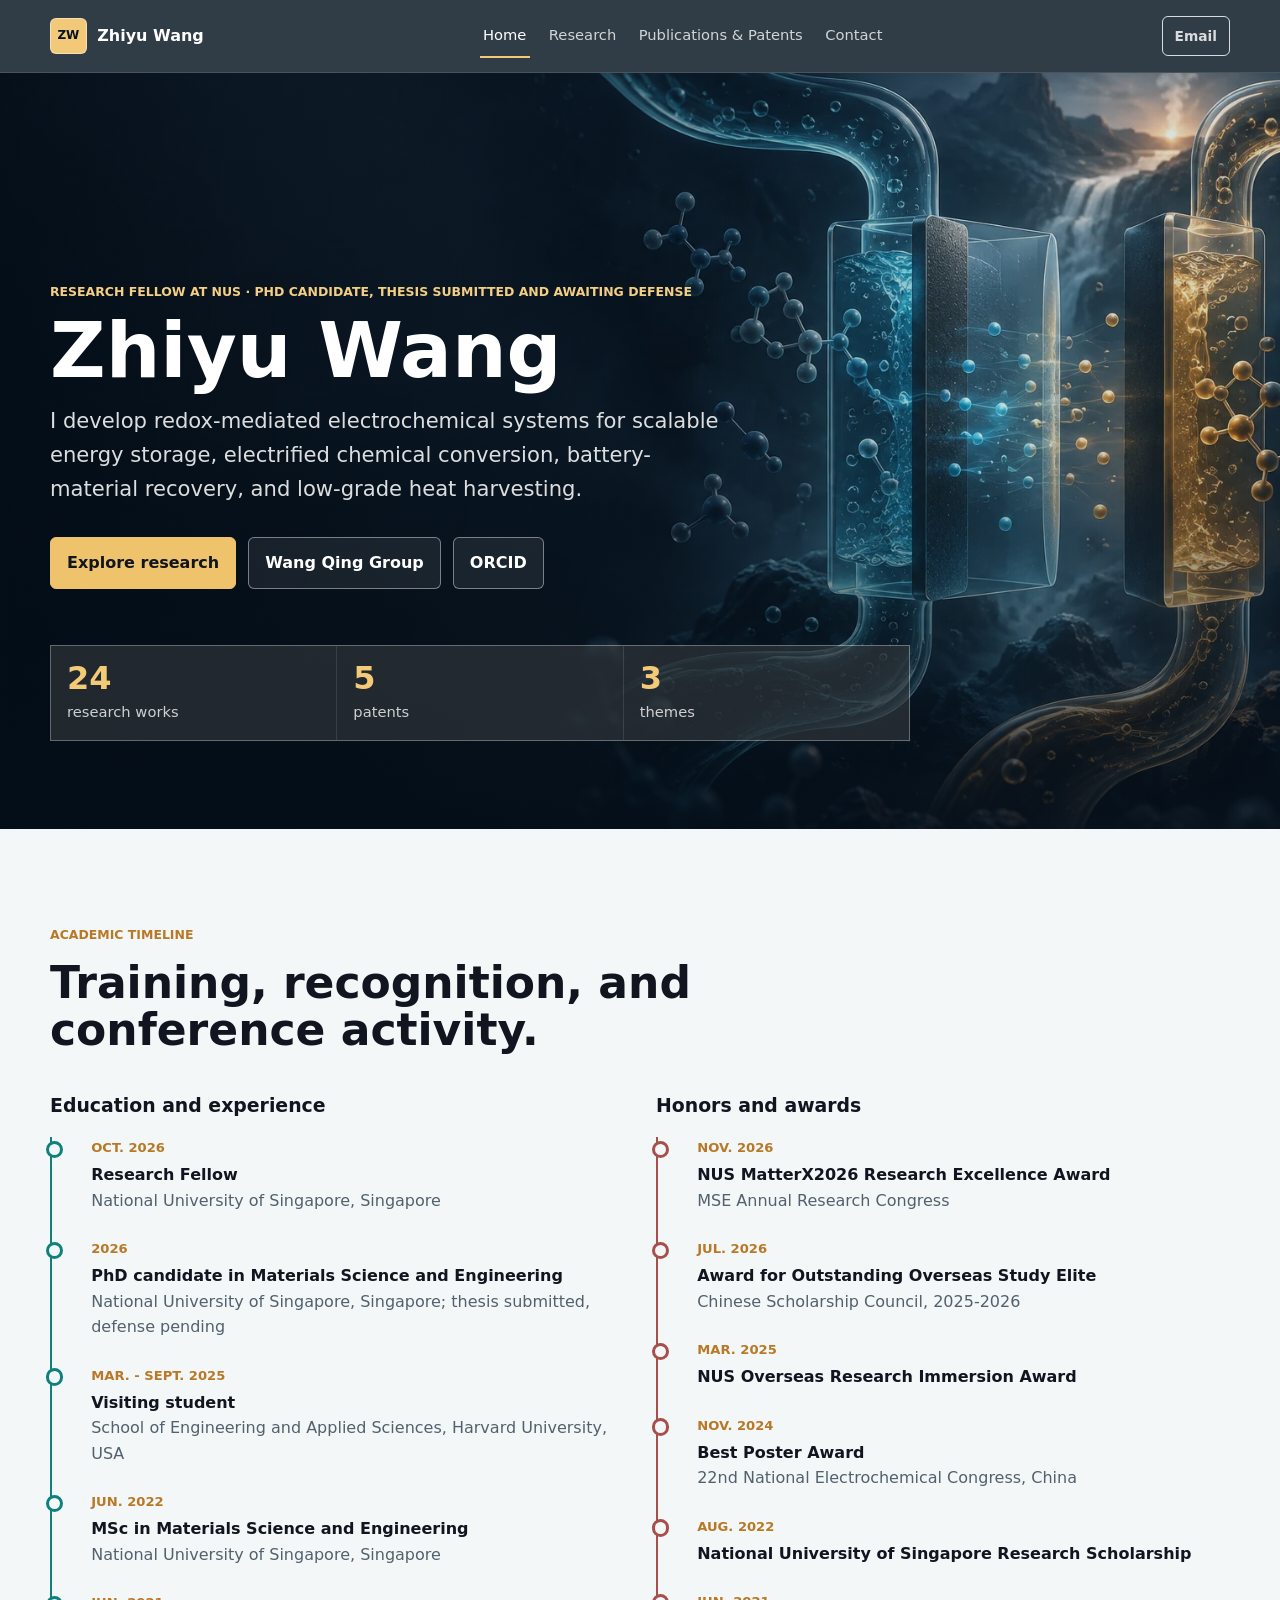
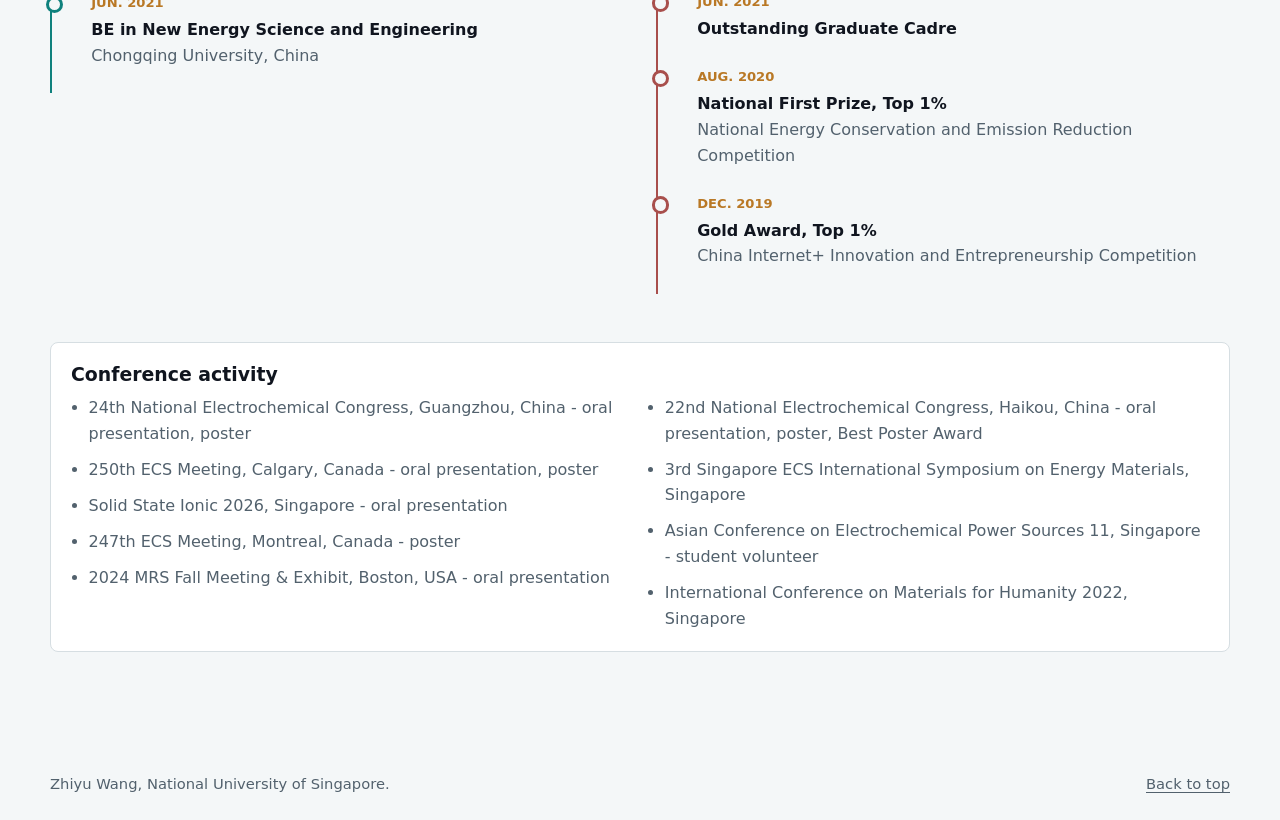
<file: index.html>
<!doctype html>
<html lang="en">
  <head>
    <meta charset="utf-8">
    <meta name="viewport" content="width=device-width, initial-scale=1">
    <title>Zhiyu Wang | Redox-Mediated Electrochemical Systems</title>
    <meta name="description" content="Academic website for Zhiyu Wang, a Research Fellow and PhD candidate at the National University of Singapore working on redox-mediated electrochemical systems.">
    <meta name="theme-color" content="#081624">
    <link rel="icon" href="assets/favicon.svg" type="image/svg+xml">
    <link rel="stylesheet" href="styles.css">
    <script src="script.js" defer></script>
    <script type="application/ld+json">
      {
        "@context": "https://schema.org",
        "@type": "Person",
        "name": "Zhiyu Wang",
        "jobTitle": "Research Fellow",
        "description": "Research Fellow and PhD candidate; thesis submitted, awaiting defense.",
        "affiliation": {
          "@type": "CollegeOrUniversity",
          "name": "National University of Singapore"
        },
        "email": "mailto:zhiyuwang@nus.edu.sg",
        "sameAs": [
          "https://orcid.org/0009-0008-4563-031X",
          "https://scholar.google.com/citations?user=RA_pQwsAAAAJ&hl=en&oi=ao"
        ],
        "knowsAbout": [
          "Redox-mediated electrochemical energy applications",
          "Aqueous redox flow batteries",
          "Organic electrochemical materials",
          "Redox-mediated energy conversion and catalytic processes",
          "Electrochemical battery-material recycling",
          "Low-grade heat harvesting"
        ]
      }
    </script>
  </head>
  <body class="page-home">
    <a class="skip-link" href="#main">Skip to content</a>

    <header class="site-header" aria-label="Primary navigation">
      <nav class="nav-shell">
        <a class="brand" href="index.html" aria-label="Zhiyu Wang home">
          <span class="brand-mark" aria-hidden="true">ZW</span>
          <span>Zhiyu Wang</span>
        </a>
        <div class="nav-links" aria-label="Page navigation">
          <a href="index.html" aria-current="page">Home</a>
          <a href="research.html">Research</a>
          <a href="publications.html">Publications &amp; Patents</a>
          <a href="contact.html">Contact</a>
        </div>
        <div class="nav-actions">
          <a class="nav-button" href="mailto:zhiyuwang@nus.edu.sg">Email</a>
        </div>
      </nav>
    </header>

    <main id="main">
<section class="hero" id="top" aria-label="Introduction">
        <div class="hero-bg" aria-hidden="true"></div>
        <div class="hero-content">
          <p class="eyebrow">Research Fellow at NUS &middot; PhD candidate, thesis submitted and awaiting defense</p>
          <h1>Zhiyu Wang</h1>
          <p class="hero-lede">
            I develop redox-mediated electrochemical systems for scalable energy
            storage, electrified chemical conversion, battery-material recovery,
            and low-grade heat harvesting.
          </p>
          <div class="hero-actions" aria-label="Primary actions">
            <a class="button primary" href="research.html">Explore research</a>
            <a class="button secondary" href="https://research.nus.edu.sg/wangqinggroup/" target="_blank" rel="noopener noreferrer">Wang Qing Group</a>
            <a class="button secondary" href="https://orcid.org/0009-0008-4563-031X" target="_blank" rel="noopener">ORCID</a>
          </div>
          <dl class="hero-stats" aria-label="Profile summary">
            <div>
              <dt>24</dt>
              <dd>research works</dd>
            </div>
            <div>
              <dt>5</dt>
              <dd>patents</dd>
            </div>
            <div>
              <dt>3</dt>
              <dd>themes</dd>
            </div>
          </dl>
        </div>
      </section>

<section class="section" id="timeline">
        <div class="section-heading compact">
          <div>
            <div class="section-kicker">Academic timeline</div>
            <h2>Training, recognition, and conference activity.</h2>
          </div>
        </div>

        <div class="timeline-layout">
          <div class="timeline-column">
            <h3>Education and experience</h3>
            <ol class="timeline-list">
              <li class="reveal">
                <time>Oct. 2026</time>
                <strong>Research Fellow</strong>
                <span>National University of Singapore, Singapore</span>
              </li>
              <li class="reveal">
                <time>2026</time>
                <strong>PhD candidate in Materials Science and Engineering</strong>
                <span>National University of Singapore, Singapore; thesis submitted, defense pending</span>
              </li>
              <li class="reveal">
                <time>Mar. - Sept. 2025</time>
                <strong>Visiting student</strong>
                <span>School of Engineering and Applied Sciences, Harvard University, USA</span>
              </li>
              <li class="reveal">
                <time>Jun. 2022</time>
                <strong>MSc in Materials Science and Engineering</strong>
                <span>National University of Singapore, Singapore</span>
              </li>
              <li class="reveal">
                <time>Jun. 2021</time>
                <strong>BE in New Energy Science and Engineering</strong>
                <span>Chongqing University, China</span>
              </li>
            </ol>
          </div>

          <div class="timeline-column">
            <h3>Honors and awards</h3>
            <ol class="timeline-list accent">
              <li class="reveal">
                <time>Nov. 2026</time>
                <strong>NUS MatterX2026 Research Excellence Award</strong>
                <span>MSE Annual Research Congress</span>
              </li>
              <li class="reveal">
                <time>Jul. 2026</time>
                <strong>Award for Outstanding Overseas Study Elite</strong>
                <span>Chinese Scholarship Council, 2025-2026</span>
              </li>
              <li class="reveal">
                <time>Mar. 2025</time>
                <strong>NUS Overseas Research Immersion Award</strong>
              </li>
              <li class="reveal">
                <time>Nov. 2024</time>
                <strong>Best Poster Award</strong>
                <span>22nd National Electrochemical Congress, China</span>
              </li>
              <li class="reveal">
                <time>Aug. 2022</time>
                <strong>National University of Singapore Research Scholarship</strong>
              </li>
              <li class="reveal">
                <time>Jun. 2021</time>
                <strong>Outstanding Graduate Cadre</strong>
              </li>
              <li class="reveal">
                <time>Aug. 2020</time>
                <strong>National First Prize, Top 1%</strong>
                <span>National Energy Conservation and Emission Reduction Competition</span>
              </li>
              <li class="reveal">
                <time>Dec. 2019</time>
                <strong>Gold Award, Top 1%</strong>
                <span>China Internet+ Innovation and Entrepreneurship Competition</span>
              </li>
            </ol>
          </div>
        </div>

        <div class="conference-band reveal">
          <h3>Conference activity</h3>
          <ul class="conference-list">
            <li>24th National Electrochemical Congress, Guangzhou, China - oral presentation, poster</li>
            <li>250th ECS Meeting, Calgary, Canada - oral presentation, poster</li>
            <li>Solid State Ionic 2026, Singapore - oral presentation</li>
            <li>247th ECS Meeting, Montreal, Canada - poster</li>
            <li>2024 MRS Fall Meeting &amp; Exhibit, Boston, USA - oral presentation</li>
            <li>22nd National Electrochemical Congress, Haikou, China - oral presentation, poster, Best Poster Award</li>
            <li>3rd Singapore ECS International Symposium on Energy Materials, Singapore</li>
            <li>Asian Conference on Electrochemical Power Sources 11, Singapore - student volunteer</li>
            <li>International Conference on Materials for Humanity 2022, Singapore</li>
          </ul>
        </div>
      </section>
    </main>

    <footer class="site-footer">
      <p>Zhiyu Wang, National University of Singapore.</p>
      <a href="#main">Back to top</a>
    </footer>
  </body>
</html>
</file>
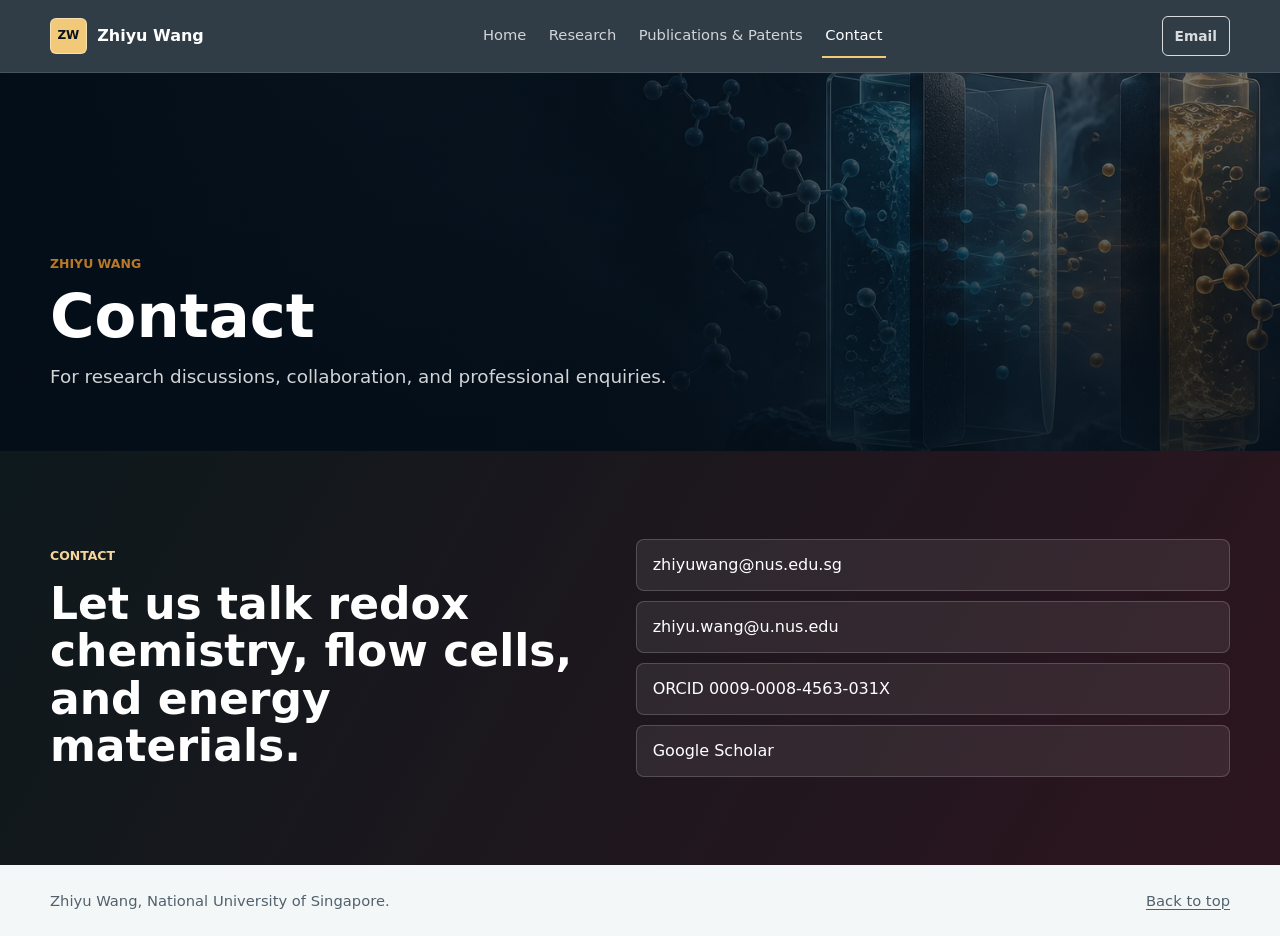
<file: contact.html>
<!doctype html>
<html lang="en">
  <head>
    <meta charset="utf-8">
    <meta name="viewport" content="width=device-width, initial-scale=1">
    <title>Contact | Zhiyu Wang</title>
    <meta name="description" content="Research contact details, ORCID, and Google Scholar profile for Zhiyu Wang.">
    <meta name="theme-color" content="#081624">
    <link rel="icon" href="assets/favicon.svg" type="image/svg+xml">
    <link rel="stylesheet" href="styles.css">
    <script src="script.js" defer></script>
  </head>
  <body class="page-inner">
    <a class="skip-link" href="#main">Skip to content</a>

    <header class="site-header" aria-label="Primary navigation">
      <nav class="nav-shell">
        <a class="brand" href="index.html" aria-label="Zhiyu Wang home">
          <span class="brand-mark" aria-hidden="true">ZW</span>
          <span>Zhiyu Wang</span>
        </a>
        <div class="nav-links" aria-label="Page navigation">
          <a href="index.html">Home</a>
          <a href="research.html">Research</a>
          <a href="publications.html">Publications &amp; Patents</a>
          <a href="contact.html" aria-current="page">Contact</a>
        </div>
        <div class="nav-actions">
          <a class="nav-button" href="mailto:zhiyuwang@nus.edu.sg">Email</a>
        </div>
      </nav>
    </header>

    <main id="main">
      <section class="page-hero" aria-labelledby="page-title">
        <div class="page-hero-bg" aria-hidden="true"></div>
        <div class="page-hero-content">
          <p class="eyebrow">Zhiyu Wang</p>
          <h1 id="page-title">Contact</h1>
          <p>For research discussions, collaboration, and professional enquiries.</p>
        </div>
      </section>

<section class="section contact-section" id="contact">
        <div>
          <div class="section-kicker">Contact</div>
          <h2>Let us talk redox chemistry, flow cells, and energy materials.</h2>
        </div>
        <div class="contact-panel">
          <a href="mailto:zhiyuwang@nus.edu.sg">zhiyuwang@nus.edu.sg</a>
          <a href="mailto:zhiyu.wang@u.nus.edu">zhiyu.wang@u.nus.edu</a>
          <a href="https://orcid.org/0009-0008-4563-031X" target="_blank" rel="noopener">ORCID 0009-0008-4563-031X</a>
          <a href="https://scholar.google.com/citations?user=RA_pQwsAAAAJ&hl=en&oi=ao" target="_blank" rel="noopener">Google Scholar</a>
        </div>
      </section>
    </main>

    <footer class="site-footer">
      <p>Zhiyu Wang, National University of Singapore.</p>
      <a href="#main">Back to top</a>
    </footer>
  </body>
</html>
</file>
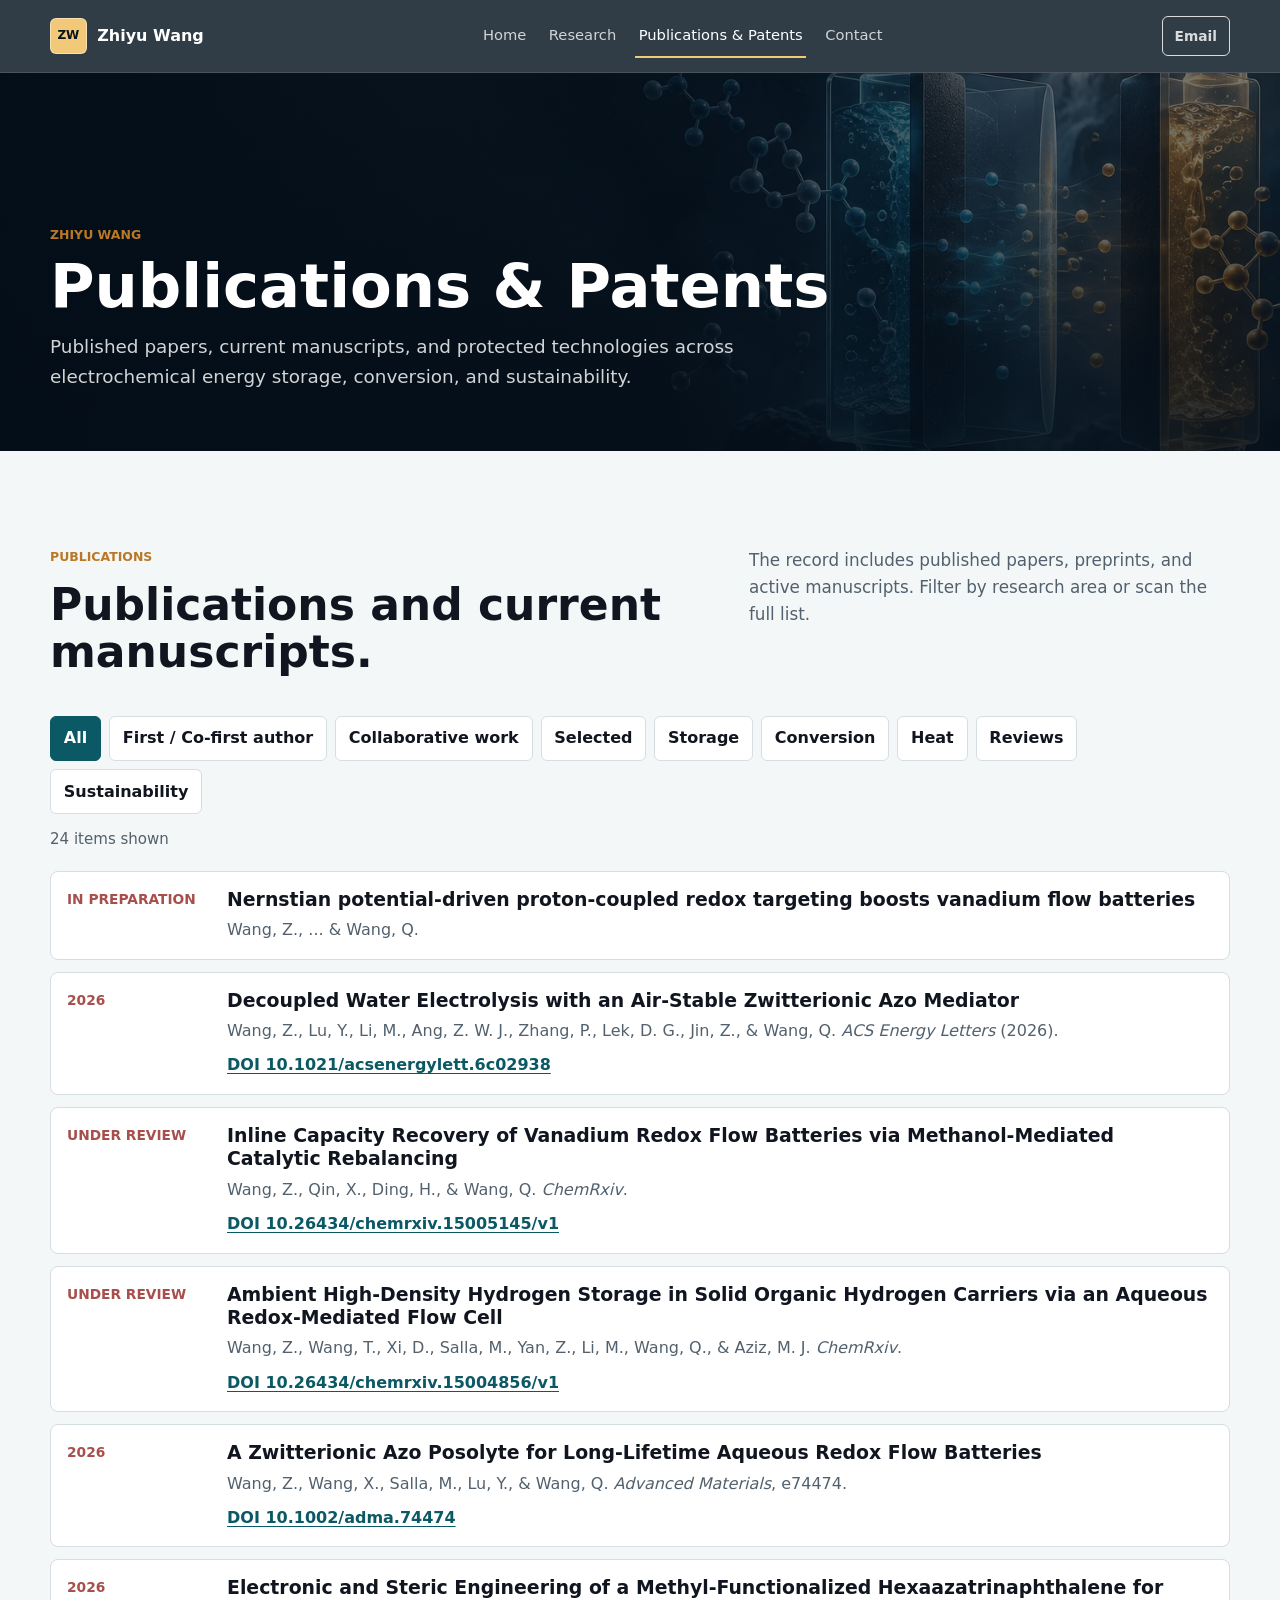
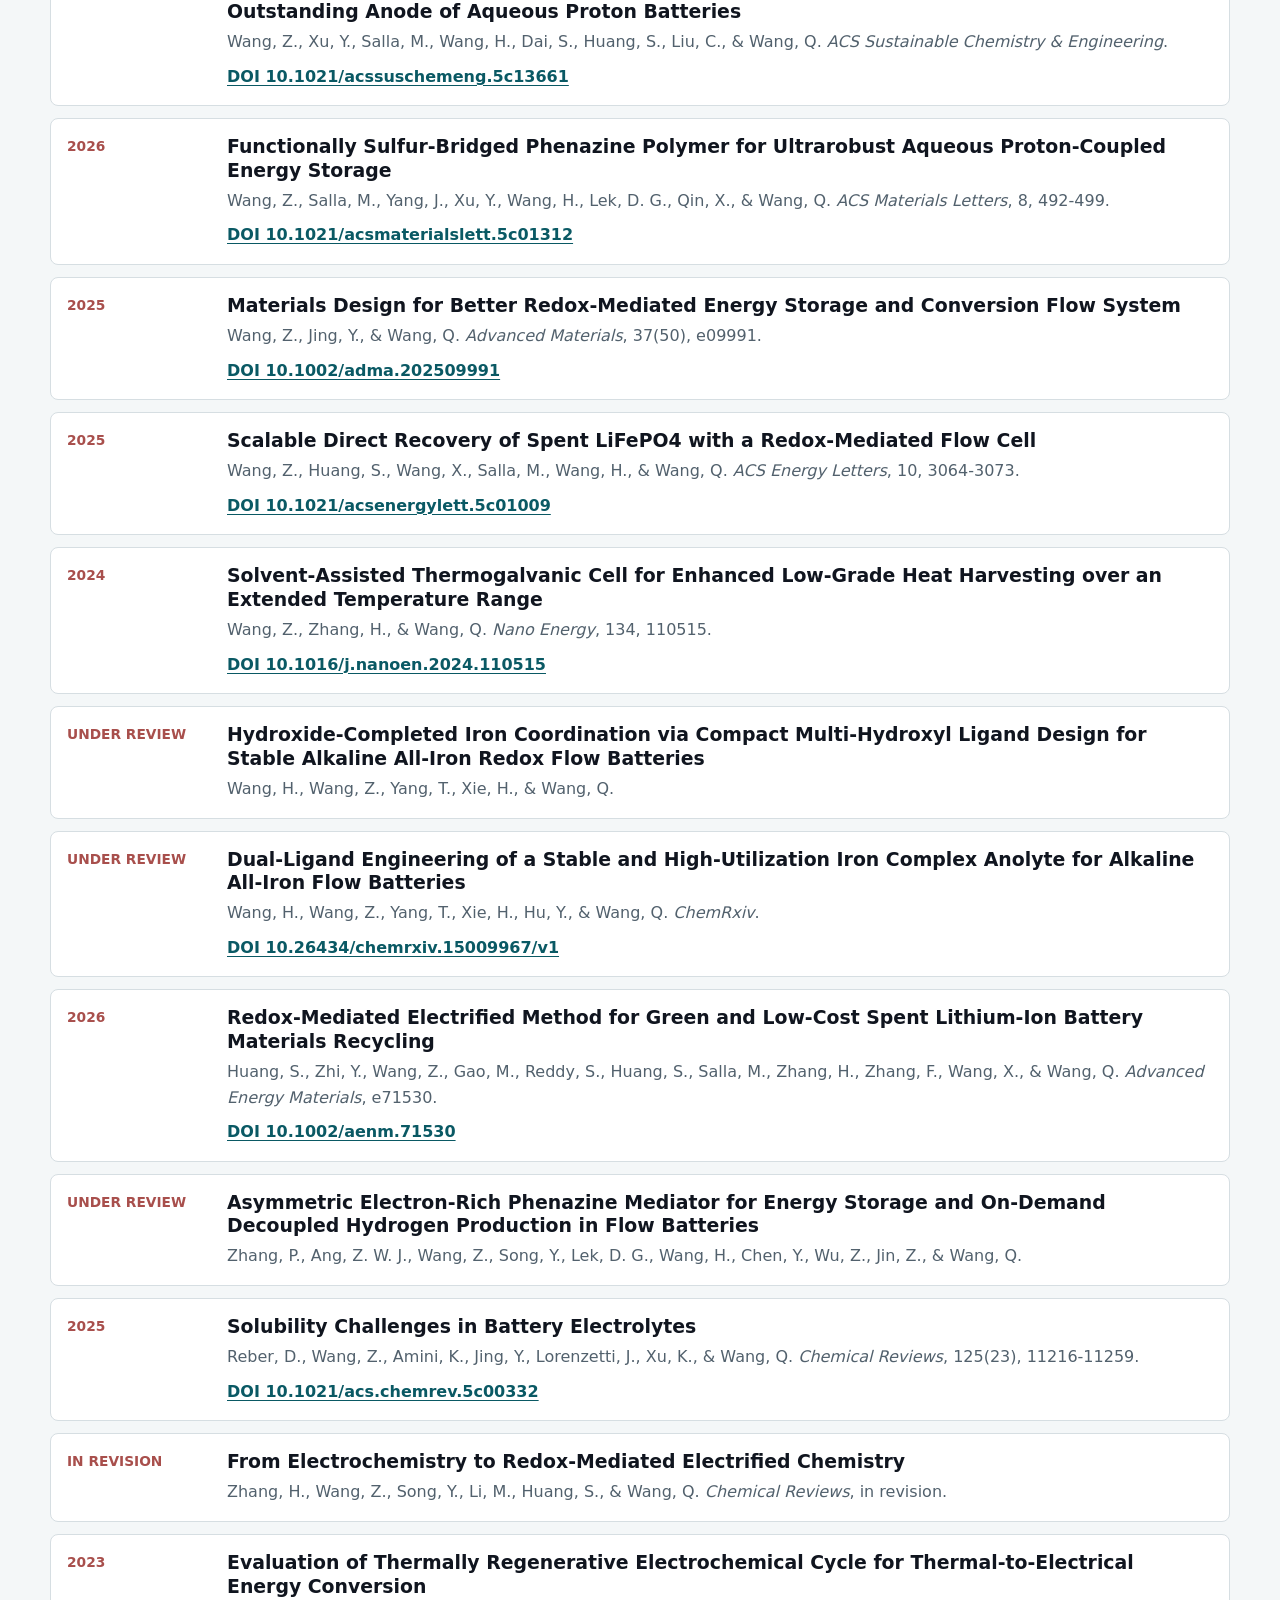
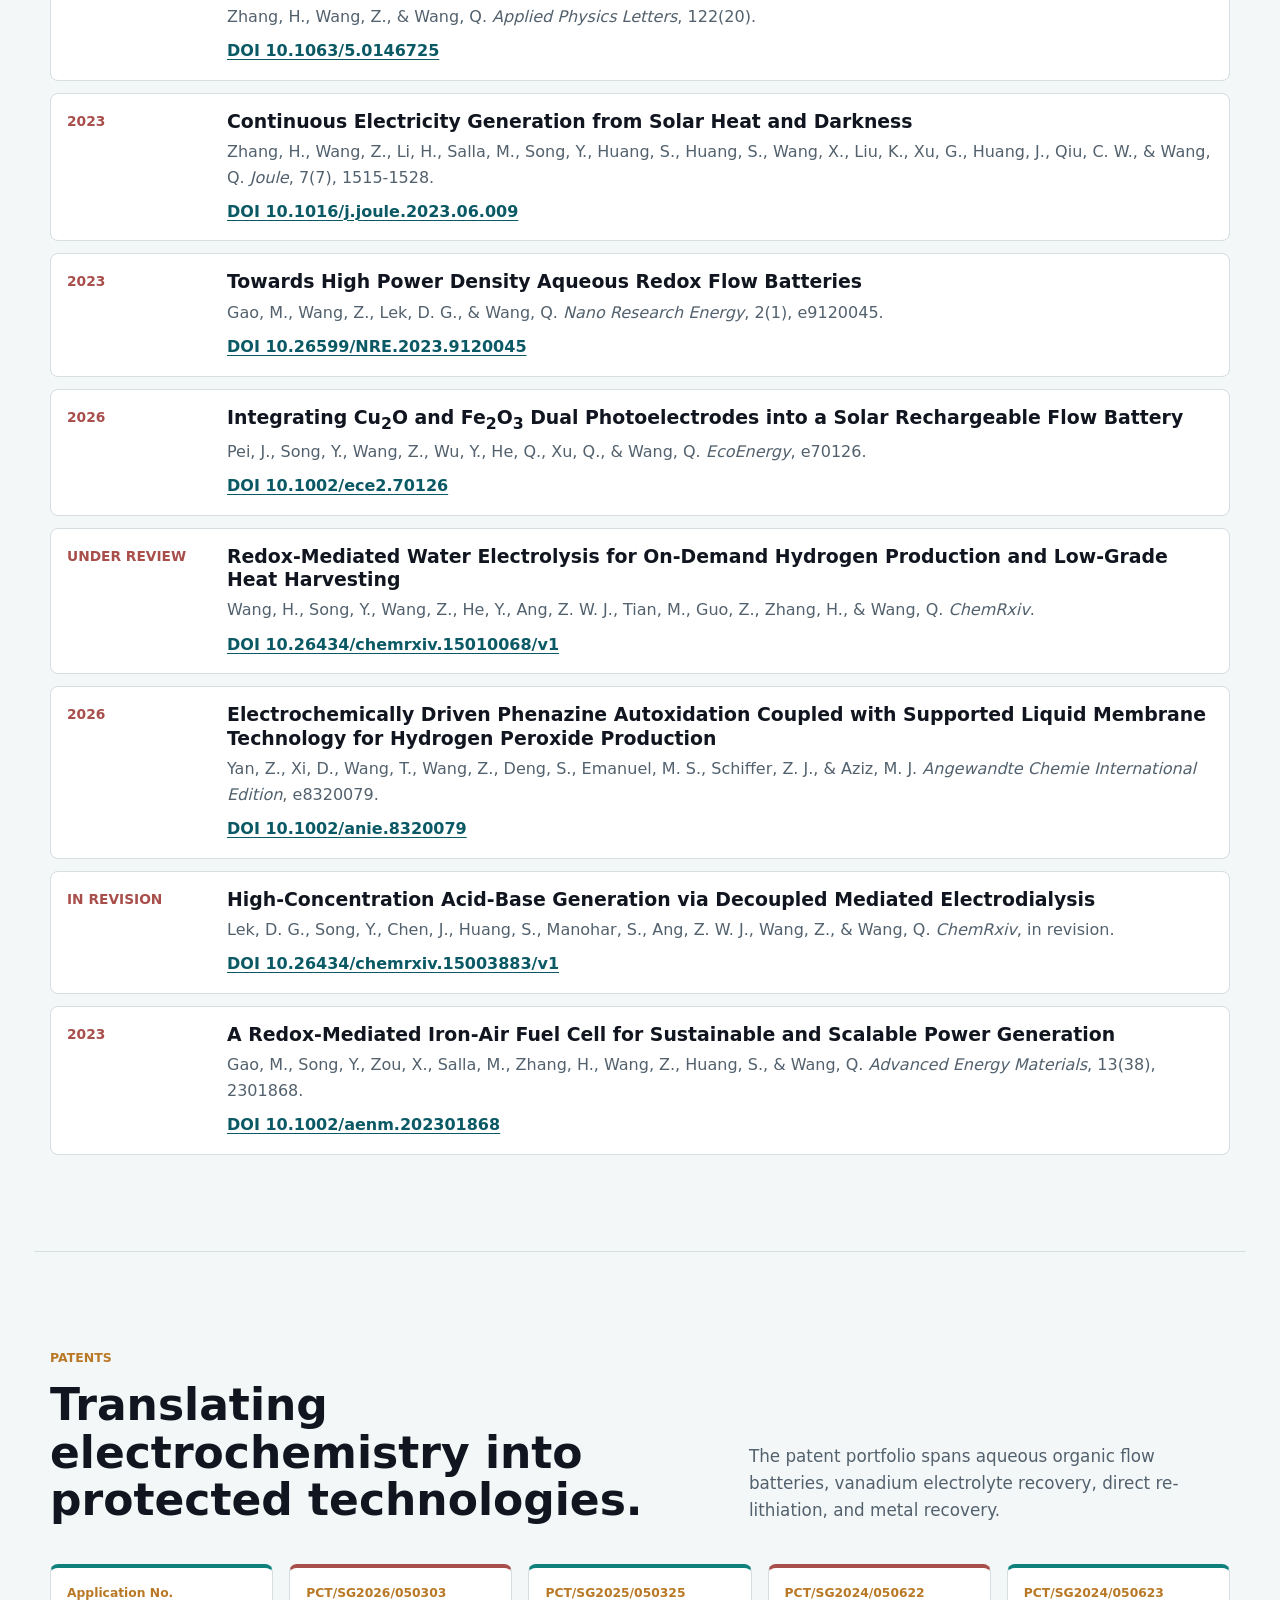
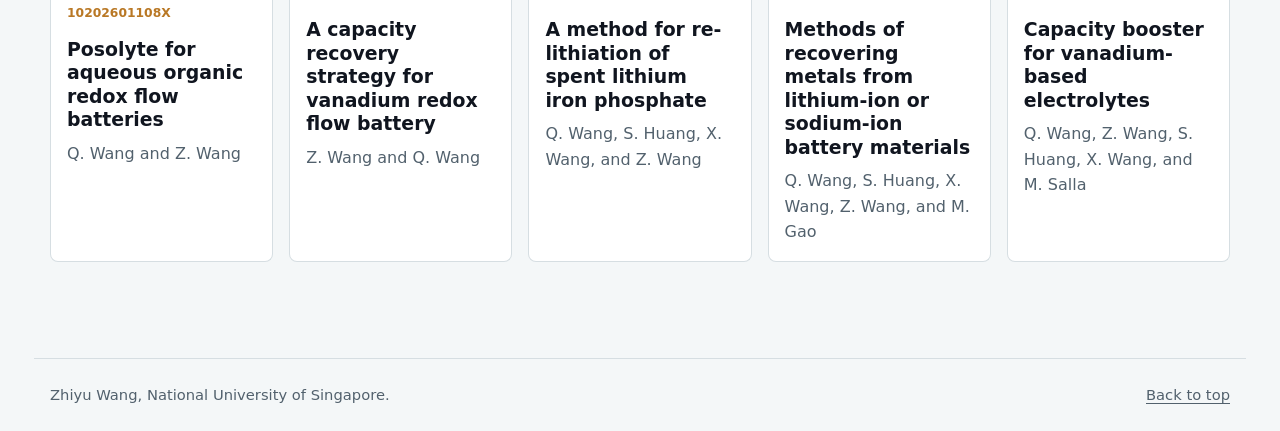
<file: publications.html>
<!doctype html>
<html lang="en">
  <head>
    <meta charset="utf-8">
    <meta name="viewport" content="width=device-width, initial-scale=1">
    <title>Publications and Patents | Zhiyu Wang</title>
    <meta name="description" content="Publications, preprints, active manuscripts, and patents by Zhiyu Wang.">
    <meta name="theme-color" content="#081624">
    <link rel="icon" href="assets/favicon.svg" type="image/svg+xml">
    <link rel="stylesheet" href="styles.css">
    <script src="script.js" defer></script>
  </head>
  <body class="page-inner">
    <a class="skip-link" href="#main">Skip to content</a>

    <header class="site-header" aria-label="Primary navigation">
      <nav class="nav-shell">
        <a class="brand" href="index.html" aria-label="Zhiyu Wang home">
          <span class="brand-mark" aria-hidden="true">ZW</span>
          <span>Zhiyu Wang</span>
        </a>
        <div class="nav-links" aria-label="Page navigation">
          <a href="index.html">Home</a>
          <a href="research.html">Research</a>
          <a href="publications.html" aria-current="page">Publications &amp; Patents</a>
          <a href="contact.html">Contact</a>
        </div>
        <div class="nav-actions">
          <a class="nav-button" href="mailto:zhiyuwang@nus.edu.sg">Email</a>
        </div>
      </nav>
    </header>

    <main id="main">
      <section class="page-hero" aria-labelledby="page-title">
        <div class="page-hero-bg" aria-hidden="true"></div>
        <div class="page-hero-content">
          <p class="eyebrow">Zhiyu Wang</p>
          <h1 id="page-title">Publications &amp; Patents</h1>
          <p>Published papers, current manuscripts, and protected technologies across electrochemical energy storage, conversion, and sustainability.</p>
        </div>
      </section>

<section class="section" id="publications">
        <div class="section-heading compact">
          <div>
            <div class="section-kicker">Publications</div>
            <h2>Publications and current manuscripts.</h2>
          </div>
          <p>
            The record includes published papers, preprints, and active manuscripts.
            Filter by research area or scan the full list.
          </p>
        </div>

        <div class="filter-bar" aria-label="Publication filters">
          <button class="filter-button is-active" type="button" data-filter="all" aria-pressed="true">All</button>
          <button class="filter-button" type="button" data-filter="first" aria-pressed="false">First / Co-first author</button>
          <button class="filter-button" type="button" data-filter="collaboration" aria-pressed="false">Collaborative work</button>
          <button class="filter-button" type="button" data-filter="selected" aria-pressed="false">Selected</button>
          <button class="filter-button" type="button" data-filter="storage" aria-pressed="false">Storage</button>
          <button class="filter-button" type="button" data-filter="conversion" aria-pressed="false">Conversion</button>
          <button class="filter-button" type="button" data-filter="heat" aria-pressed="false">Heat</button>
          <button class="filter-button" type="button" data-filter="review" aria-pressed="false">Reviews</button>
          <button class="filter-button" type="button" data-filter="sustainability" aria-pressed="false">Sustainability</button>
        </div>
        <p class="result-count" aria-live="polite"><span id="publication-count">24</span> items shown</p>

        <div class="publication-list">
          <article class="publication-card reveal" data-tags="selected storage pipeline first">
            <div class="pub-year">In preparation</div>
            <div>
              <h3>Nernstian potential-driven proton-coupled redox targeting boosts vanadium flow batteries</h3>
              <p>Wang, Z., ... &amp; Wang, Q.</p>
            </div>
          </article>
          <article class="publication-card reveal" data-tags="selected conversion first">
            <div class="pub-year">2026</div>
            <div>
              <h3>Decoupled Water Electrolysis with an Air-Stable Zwitterionic Azo Mediator</h3>
              <p>Wang, Z., Lu, Y., Li, M., Ang, Z. W. J., Zhang, P., Lek, D. G., Jin, Z., &amp; Wang, Q. <em>ACS Energy Letters</em> (2026).</p>
              <a href="https://doi.org/10.1021/acsenergylett.6c02938" target="_blank" rel="noopener">DOI 10.1021/acsenergylett.6c02938</a>
            </div>
          </article>
          <article class="publication-card reveal" data-tags="selected storage pipeline first">
            <div class="pub-year">Under review</div>
            <div>
              <h3>Inline Capacity Recovery of Vanadium Redox Flow Batteries via Methanol-Mediated Catalytic Rebalancing</h3>
              <p>Wang, Z., Qin, X., Ding, H., &amp; Wang, Q. <em>ChemRxiv</em>.</p>
              <a href="https://doi.org/10.26434/chemrxiv.15005145/v1" target="_blank" rel="noopener">DOI 10.26434/chemrxiv.15005145/v1</a>
            </div>
          </article>
          <article class="publication-card reveal" data-tags="selected conversion storage pipeline first">
            <div class="pub-year">Under review</div>
            <div>
              <h3>Ambient High-Density Hydrogen Storage in Solid Organic Hydrogen Carriers via an Aqueous Redox-Mediated Flow Cell</h3>
              <p>Wang, Z., Wang, T., Xi, D., Salla, M., Yan, Z., Li, M., Wang, Q., &amp; Aziz, M. J. <em>ChemRxiv</em>.</p>
              <a href="https://doi.org/10.26434/chemrxiv.15004856/v1" target="_blank" rel="noopener">DOI 10.26434/chemrxiv.15004856/v1</a>
            </div>
          </article>
          <article class="publication-card reveal" data-tags="selected storage first">
            <div class="pub-year">2026</div>
            <div>
              <h3>A Zwitterionic Azo Posolyte for Long-Lifetime Aqueous Redox Flow Batteries</h3>
              <p>Wang, Z., Wang, X., Salla, M., Lu, Y., &amp; Wang, Q. <em>Advanced Materials</em>, e74474.</p>
              <a href="https://doi.org/10.1002/adma.74474" target="_blank" rel="noopener">DOI 10.1002/adma.74474</a>
            </div>
          </article>
          <article class="publication-card reveal" data-tags="selected storage first">
            <div class="pub-year">2026</div>
            <div>
              <h3>Electronic and Steric Engineering of a Methyl-Functionalized Hexaazatrinaphthalene for Outstanding Anode of Aqueous Proton Batteries</h3>
              <p>Wang, Z., Xu, Y., Salla, M., Wang, H., Dai, S., Huang, S., Liu, C., &amp; Wang, Q. <em>ACS Sustainable Chemistry &amp; Engineering</em>.</p>
              <a href="https://doi.org/10.1021/acssuschemeng.5c13661" target="_blank" rel="noopener">DOI 10.1021/acssuschemeng.5c13661</a>
            </div>
          </article>
          <article class="publication-card reveal" data-tags="selected storage first">
            <div class="pub-year">2026</div>
            <div>
              <h3>Functionally Sulfur-Bridged Phenazine Polymer for Ultrarobust Aqueous Proton-Coupled Energy Storage</h3>
              <p>Wang, Z., Salla, M., Yang, J., Xu, Y., Wang, H., Lek, D. G., Qin, X., &amp; Wang, Q. <em>ACS Materials Letters</em>, 8, 492-499.</p>
              <a href="https://doi.org/10.1021/acsmaterialslett.5c01312" target="_blank" rel="noopener">DOI 10.1021/acsmaterialslett.5c01312</a>
            </div>
          </article>
          <article class="publication-card reveal" data-tags="selected review storage conversion first">
            <div class="pub-year">2025</div>
            <div>
              <h3>Materials Design for Better Redox-Mediated Energy Storage and Conversion Flow System</h3>
              <p>Wang, Z., Jing, Y., &amp; Wang, Q. <em>Advanced Materials</em>, 37(50), e09991.</p>
              <a href="https://doi.org/10.1002/adma.202509991" target="_blank" rel="noopener">DOI 10.1002/adma.202509991</a>
            </div>
          </article>
          <article class="publication-card reveal" data-tags="selected storage sustainability first">
            <div class="pub-year">2025</div>
            <div>
              <h3>Scalable Direct Recovery of Spent LiFePO4 with a Redox-Mediated Flow Cell</h3>
              <p>Wang, Z., Huang, S., Wang, X., Salla, M., Wang, H., &amp; Wang, Q. <em>ACS Energy Letters</em>, 10, 3064-3073.</p>
              <a href="https://doi.org/10.1021/acsenergylett.5c01009" target="_blank" rel="noopener">DOI 10.1021/acsenergylett.5c01009</a>
            </div>
          </article>
          <article class="publication-card reveal" data-tags="selected heat conversion first">
            <div class="pub-year">2024</div>
            <div>
              <h3>Solvent-Assisted Thermogalvanic Cell for Enhanced Low-Grade Heat Harvesting over an Extended Temperature Range</h3>
              <p>Wang, Z., Zhang, H., &amp; Wang, Q. <em>Nano Energy</em>, 134, 110515.</p>
              <a href="https://doi.org/10.1016/j.nanoen.2024.110515" target="_blank" rel="noopener">DOI 10.1016/j.nanoen.2024.110515</a>
            </div>
          </article>
          <article class="publication-card reveal" data-tags="storage pipeline first">
            <div class="pub-year">Under review</div>
            <div>
              <h3>Hydroxide-Completed Iron Coordination via Compact Multi-Hydroxyl Ligand Design for Stable Alkaline All-Iron Redox Flow Batteries</h3>
              <p>Wang, H., Wang, Z., Yang, T., Xie, H., &amp; Wang, Q.</p>
            </div>
          </article>
          <article class="publication-card reveal" data-tags="storage pipeline first">
            <div class="pub-year">Under review</div>
            <div>
              <h3>Dual-Ligand Engineering of a Stable and High-Utilization Iron Complex Anolyte for Alkaline All-Iron Flow Batteries</h3>
              <p>Wang, H., Wang, Z., Yang, T., Xie, H., Hu, Y., &amp; Wang, Q. <em>ChemRxiv</em>.</p>
              <a href="https://doi.org/10.26434/chemrxiv.15009967/v1" target="_blank" rel="noopener">DOI 10.26434/chemrxiv.15009967/v1</a>
            </div>
          </article>
          <article class="publication-card reveal" data-tags="selected sustainability first">
            <div class="pub-year">2026</div>
            <div>
              <h3>Redox-Mediated Electrified Method for Green and Low-Cost Spent Lithium-Ion Battery Materials Recycling</h3>
              <p>Huang, S., Zhi, Y., Wang, Z., Gao, M., Reddy, S., Huang, S., Salla, M., Zhang, H., Zhang, F., Wang, X., &amp; Wang, Q. <em>Advanced Energy Materials</em>, e71530.</p>
              <a href="https://doi.org/10.1002/aenm.71530" target="_blank" rel="noopener">DOI 10.1002/aenm.71530</a>
            </div>
          </article>
          <article class="publication-card reveal" data-tags="storage conversion pipeline first">
            <div class="pub-year">Under review</div>
            <div>
              <h3>Asymmetric Electron-Rich Phenazine Mediator for Energy Storage and On-Demand Decoupled Hydrogen Production in Flow Batteries</h3>
              <p>Zhang, P., Ang, Z. W. J., Wang, Z., Song, Y., Lek, D. G., Wang, H., Chen, Y., Wu, Z., Jin, Z., &amp; Wang, Q.</p>
            </div>
          </article>
          <article class="publication-card reveal" data-tags="review sustainability collaboration">
            <div class="pub-year">2025</div>
            <div>
              <h3>Solubility Challenges in Battery Electrolytes</h3>
              <p>Reber, D., Wang, Z., Amini, K., Jing, Y., Lorenzetti, J., Xu, K., &amp; Wang, Q. <em>Chemical Reviews</em>, 125(23), 11216-11259.</p>
              <a href="https://doi.org/10.1021/acs.chemrev.5c00332" target="_blank" rel="noopener">DOI 10.1021/acs.chemrev.5c00332</a>
            </div>
          </article>
          <article class="publication-card reveal" data-tags="review conversion pipeline collaboration">
            <div class="pub-year">In revision</div>
            <div>
              <h3>From Electrochemistry to Redox-Mediated Electrified Chemistry</h3>
              <p>Zhang, H., Wang, Z., Song, Y., Li, M., Huang, S., &amp; Wang, Q. <em>Chemical Reviews</em>, in revision.</p>
            </div>
          </article>
          <article class="publication-card reveal" data-tags="heat conversion collaboration">
            <div class="pub-year">2023</div>
            <div>
              <h3>Evaluation of Thermally Regenerative Electrochemical Cycle for Thermal-to-Electrical Energy Conversion</h3>
              <p>Zhang, H., Wang, Z., &amp; Wang, Q. <em>Applied Physics Letters</em>, 122(20).</p>
              <a href="https://doi.org/10.1063/5.0146725" target="_blank" rel="noopener">DOI 10.1063/5.0146725</a>
            </div>
          </article>
          <article class="publication-card reveal" data-tags="selected heat conversion collaboration">
            <div class="pub-year">2023</div>
            <div>
              <h3>Continuous Electricity Generation from Solar Heat and Darkness</h3>
              <p>Zhang, H., Wang, Z., Li, H., Salla, M., Song, Y., Huang, S., Huang, S., Wang, X., Liu, K., Xu, G., Huang, J., Qiu, C. W., &amp; Wang, Q. <em>Joule</em>, 7(7), 1515-1528.</p>
              <a href="https://doi.org/10.1016/j.joule.2023.06.009" target="_blank" rel="noopener">DOI 10.1016/j.joule.2023.06.009</a>
            </div>
          </article>
          <article class="publication-card reveal" data-tags="review storage collaboration">
            <div class="pub-year">2023</div>
            <div>
              <h3>Towards High Power Density Aqueous Redox Flow Batteries</h3>
              <p>Gao, M., Wang, Z., Lek, D. G., &amp; Wang, Q. <em>Nano Research Energy</em>, 2(1), e9120045.</p>
              <a href="https://doi.org/10.26599/nre.2023.9120045" target="_blank" rel="noopener">DOI 10.26599/NRE.2023.9120045</a>
            </div>
          </article>
          <article class="publication-card reveal" data-tags="storage conversion collaboration">
            <div class="pub-year">2026</div>
            <div>
              <h3>Integrating Cu<sub>2</sub>O and Fe<sub>2</sub>O<sub>3</sub> Dual Photoelectrodes into a Solar Rechargeable Flow Battery</h3>
              <p>Pei, J., Song, Y., Wang, Z., Wu, Y., He, Q., Xu, Q., &amp; Wang, Q. <em>EcoEnergy</em>, e70126.</p>
              <a href="https://doi.org/10.1002/ece2.70126" target="_blank" rel="noopener">DOI 10.1002/ece2.70126</a>
            </div>
          </article>
          <article class="publication-card reveal" data-tags="heat conversion pipeline collaboration">
            <div class="pub-year">Under review</div>
            <div>
              <h3>Redox-Mediated Water Electrolysis for On-Demand Hydrogen Production and Low-Grade Heat Harvesting</h3>
              <p>Wang, H., Song, Y., Wang, Z., He, Y., Ang, Z. W. J., Tian, M., Guo, Z., Zhang, H., &amp; Wang, Q. <em>ChemRxiv</em>.</p>
              <a href="https://doi.org/10.26434/chemrxiv.15010068/v1" target="_blank" rel="noopener">DOI 10.26434/chemrxiv.15010068/v1</a>
            </div>
          </article>
          <article class="publication-card reveal" data-tags="conversion sustainability collaboration">
            <div class="pub-year">2026</div>
            <div>
              <h3>Electrochemically Driven Phenazine Autoxidation Coupled with Supported Liquid Membrane Technology for Hydrogen Peroxide Production</h3>
              <p>Yan, Z., Xi, D., Wang, T., Wang, Z., Deng, S., Emanuel, M. S., Schiffer, Z. J., &amp; Aziz, M. J. <em>Angewandte Chemie International Edition</em>, e8320079.</p>
              <a href="https://doi.org/10.1002/anie.8320079" target="_blank" rel="noopener">DOI 10.1002/anie.8320079</a>
            </div>
          </article>
          <article class="publication-card reveal" data-tags="selected conversion pipeline collaboration">
            <div class="pub-year">In revision</div>
            <div>
              <h3>High-Concentration Acid-Base Generation via Decoupled Mediated Electrodialysis</h3>
              <p>Lek, D. G., Song, Y., Chen, J., Huang, S., Manohar, S., Ang, Z. W. J., Wang, Z., &amp; Wang, Q. <em>ChemRxiv</em>, in revision.</p>
              <a href="https://doi.org/10.26434/chemrxiv.15003883/v1" target="_blank" rel="noopener">DOI 10.26434/chemrxiv.15003883/v1</a>
            </div>
          </article>
          <article class="publication-card reveal" data-tags="selected conversion sustainability collaboration">
            <div class="pub-year">2023</div>
            <div>
              <h3>A Redox-Mediated Iron-Air Fuel Cell for Sustainable and Scalable Power Generation</h3>
              <p>Gao, M., Song, Y., Zou, X., Salla, M., Zhang, H., Wang, Z., Huang, S., &amp; Wang, Q. <em>Advanced Energy Materials</em>, 13(38), 2301868.</p>
              <a href="https://doi.org/10.1002/aenm.202301868" target="_blank" rel="noopener">DOI 10.1002/aenm.202301868</a>
            </div>
          </article>
        </div>
      </section>

<section class="section section-patents" id="patents">
        <div class="section-heading">
          <div>
            <div class="section-kicker">Patents</div>
            <h2>Translating electrochemistry into protected technologies.</h2>
          </div>
          <p>
            The patent portfolio spans aqueous organic flow batteries, vanadium
            electrolyte recovery, direct re-lithiation, and metal recovery.
          </p>
        </div>
        <div class="patent-grid">
          <article class="patent-card reveal">
            <span>Application No. 10202601108X</span>
            <h3>Posolyte for aqueous organic redox flow batteries</h3>
            <p>Q. Wang and Z. Wang</p>
          </article>
          <article class="patent-card reveal">
            <span>PCT/SG2026/050303</span>
            <h3>A capacity recovery strategy for vanadium redox flow battery</h3>
            <p>Z. Wang and Q. Wang</p>
          </article>
          <article class="patent-card reveal">
            <span>PCT/SG2025/050325</span>
            <h3>A method for re-lithiation of spent lithium iron phosphate</h3>
            <p>Q. Wang, S. Huang, X. Wang, and Z. Wang</p>
          </article>
          <article class="patent-card reveal">
            <span>PCT/SG2024/050622</span>
            <h3>Methods of recovering metals from lithium-ion or sodium-ion battery materials</h3>
            <p>Q. Wang, S. Huang, X. Wang, Z. Wang, and M. Gao</p>
          </article>
          <article class="patent-card reveal">
            <span>PCT/SG2024/050623</span>
            <h3>Capacity booster for vanadium-based electrolytes</h3>
            <p>Q. Wang, Z. Wang, S. Huang, X. Wang, and M. Salla</p>
          </article>
        </div>
      </section>
    </main>

    <footer class="site-footer">
      <p>Zhiyu Wang, National University of Singapore.</p>
      <a href="#main">Back to top</a>
    </footer>
  </body>
</html>
</file>
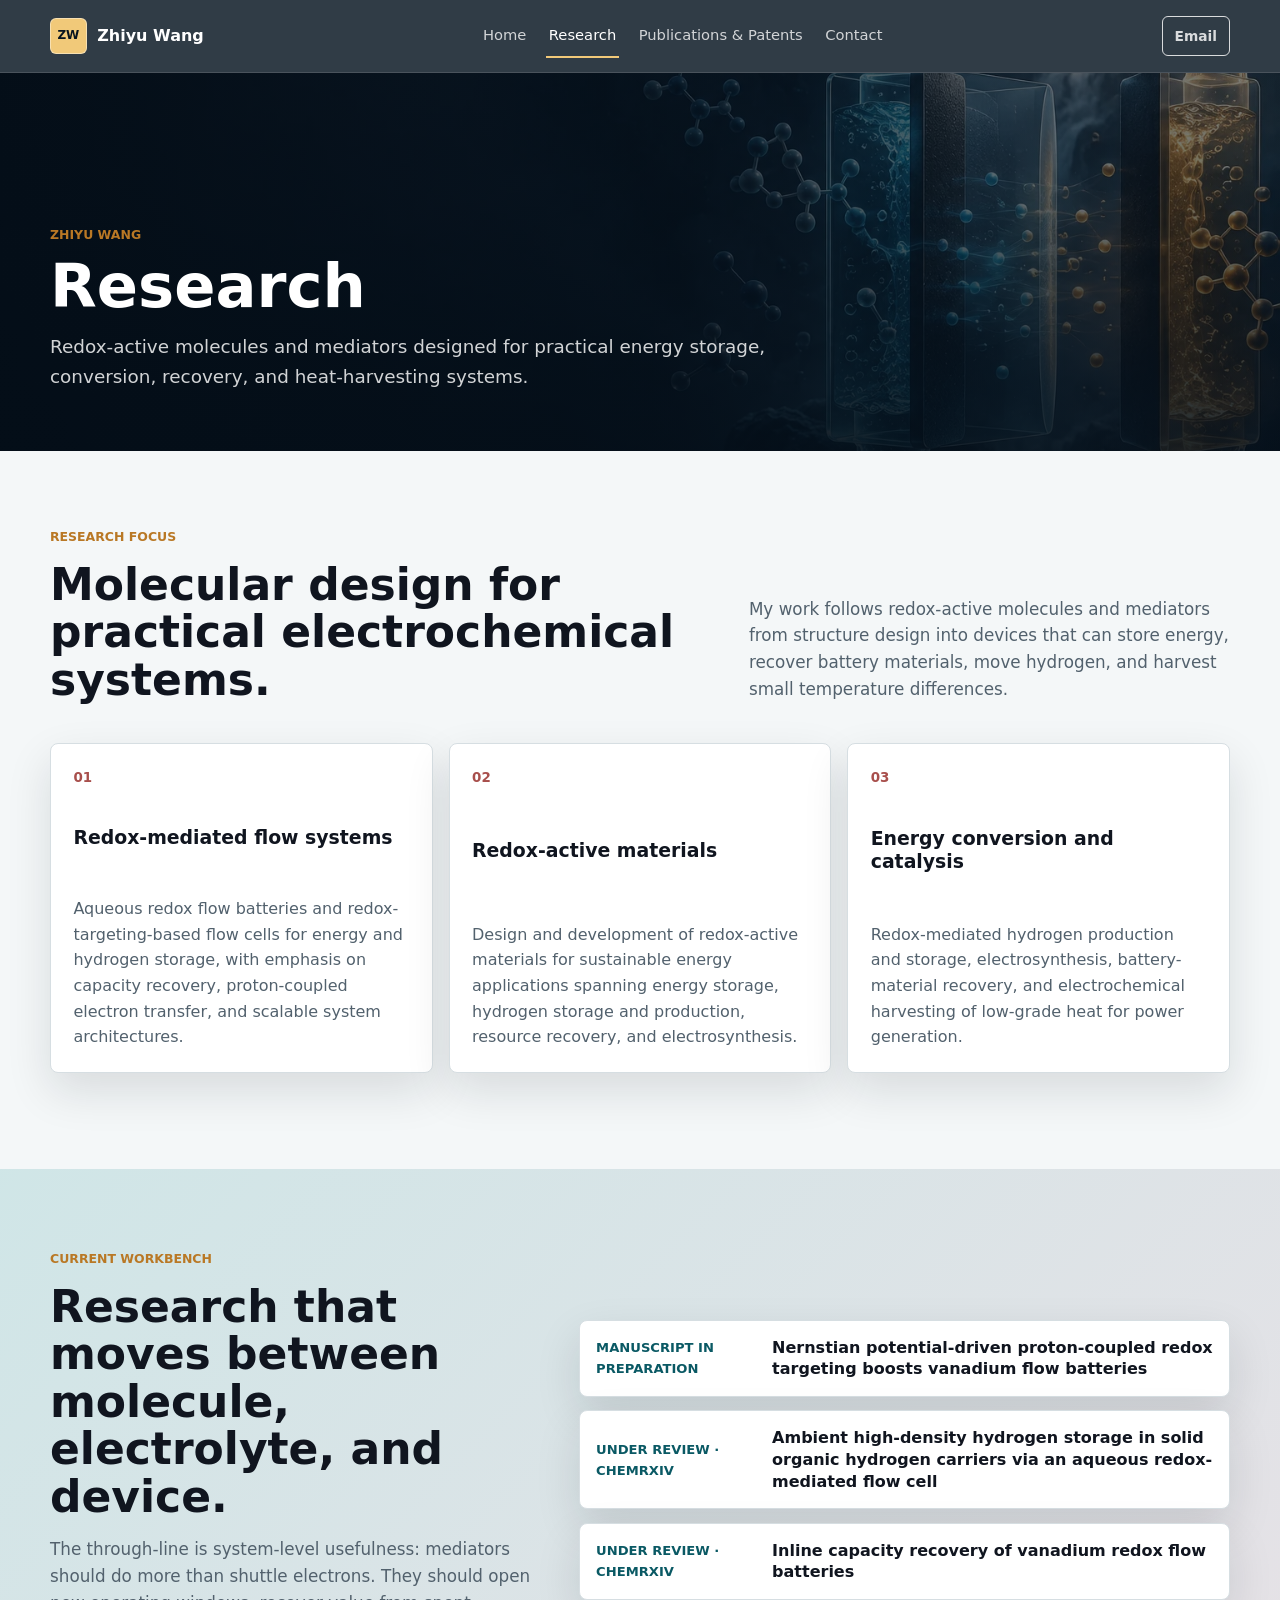
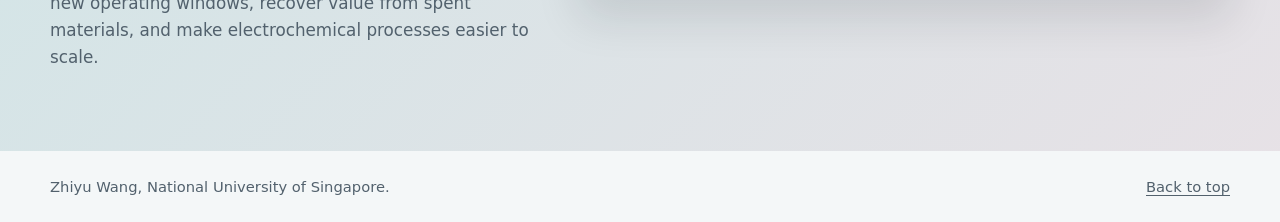
<file: research.html>
<!doctype html>
<html lang="en">
  <head>
    <meta charset="utf-8">
    <meta name="viewport" content="width=device-width, initial-scale=1">
    <title>Research | Zhiyu Wang</title>
    <meta name="description" content="Research by Zhiyu Wang on redox-mediated flow systems, redox-active materials, energy conversion, catalysis, recovery, and heat harvesting.">
    <meta name="theme-color" content="#081624">
    <link rel="icon" href="assets/favicon.svg" type="image/svg+xml">
    <link rel="stylesheet" href="styles.css">
    <script src="script.js" defer></script>
  </head>
  <body class="page-inner">
    <a class="skip-link" href="#main">Skip to content</a>

    <header class="site-header" aria-label="Primary navigation">
      <nav class="nav-shell">
        <a class="brand" href="index.html" aria-label="Zhiyu Wang home">
          <span class="brand-mark" aria-hidden="true">ZW</span>
          <span>Zhiyu Wang</span>
        </a>
        <div class="nav-links" aria-label="Page navigation">
          <a href="index.html">Home</a>
          <a href="research.html" aria-current="page">Research</a>
          <a href="publications.html">Publications &amp; Patents</a>
          <a href="contact.html">Contact</a>
        </div>
        <div class="nav-actions">
          <a class="nav-button" href="mailto:zhiyuwang@nus.edu.sg">Email</a>
        </div>
      </nav>
    </header>

    <main id="main">
      <section class="page-hero" aria-labelledby="page-title">
        <div class="page-hero-bg" aria-hidden="true"></div>
        <div class="page-hero-content">
          <p class="eyebrow">Zhiyu Wang</p>
          <h1 id="page-title">Research</h1>
          <p>Redox-active molecules and mediators designed for practical energy storage, conversion, recovery, and heat-harvesting systems.</p>
        </div>
      </section>

<section class="section section-intro" id="research">
        <div class="section-kicker">Research focus</div>
        <div class="section-heading">
          <h2>Molecular design for practical electrochemical systems.</h2>
          <p>
            My work follows redox-active molecules and mediators from structure
            design into devices that can store energy, recover battery materials,
            move hydrogen, and harvest small temperature differences.
          </p>
        </div>

        <div class="research-grid">
          <article class="research-card reveal">
            <span class="card-index">01</span>
            <h3>Redox-mediated flow systems</h3>
            <p>
              Aqueous redox flow batteries and redox-targeting-based flow cells
              for energy and hydrogen storage, with emphasis on capacity recovery,
              proton-coupled electron transfer, and scalable system architectures.
            </p>
          </article>
          <article class="research-card reveal">
            <span class="card-index">02</span>
            <h3>Redox-active materials</h3>
            <p>
              Design and development of redox-active materials for sustainable
              energy applications spanning energy storage, hydrogen storage and
              production, resource recovery, and electrosynthesis.
            </p>
          </article>
          <article class="research-card reveal">
            <span class="card-index">03</span>
            <h3>Energy conversion and catalysis</h3>
            <p>
              Redox-mediated hydrogen production and storage, electrosynthesis,
              battery-material recovery, and electrochemical harvesting of low-grade
              heat for power generation.
            </p>
          </article>
        </div>
      </section>

<section class="section section-lab">
        <div class="lab-layout">
          <div>
            <div class="section-kicker">Current workbench</div>
            <h2>Research that moves between molecule, electrolyte, and device.</h2>
            <p>
              The through-line is system-level usefulness: mediators should do more
              than shuttle electrons. They should open new operating windows,
              recover value from spent materials, and make electrochemical
              processes easier to scale.
            </p>
          </div>
          <div class="lab-notes" aria-label="Research themes">
            <div class="note reveal">
              <span>Manuscript in preparation</span>
              <strong>Nernstian potential-driven proton-coupled redox targeting boosts vanadium flow batteries</strong>
            </div>
            <div class="note reveal">
              <span>Under review &middot; ChemRxiv</span>
              <strong>Ambient high-density hydrogen storage in solid organic hydrogen carriers via an aqueous redox-mediated flow cell</strong>
            </div>
            <div class="note reveal">
              <span>Under review &middot; ChemRxiv</span>
              <strong>Inline capacity recovery of vanadium redox flow batteries</strong>
            </div>
          </div>
        </div>
      </section>
    </main>

    <footer class="site-footer">
      <p>Zhiyu Wang, National University of Singapore.</p>
      <a href="#main">Back to top</a>
    </footer>
  </body>
</html>
</file>
<file: styles.css>
:root {
  --ink: #10151f;
  --muted: #52616d;
  --paper: #f4f7f8;
  --surface: #ffffff;
  --surface-strong: #eaf2f5;
  --line: #d6dee2;
  --teal: #0f817d;
  --teal-dark: #0a5964;
  --coral: #a84f4c;
  --gold: #b97825;
  --night: #06131f;
  --shadow: 0 18px 45px rgba(15, 25, 32, 0.12);
  --max: 1180px;
}

* {
  box-sizing: border-box;
}

html {
  scroll-behavior: smooth;
}

body {
  margin: 0;
  color: var(--ink);
  background: var(--paper);
  font-family:
    Inter, ui-sans-serif, system-ui, -apple-system, BlinkMacSystemFont, "Segoe UI",
    sans-serif;
  line-height: 1.6;
  text-rendering: optimizeLegibility;
}

body::selection {
  color: #ffffff;
  background: var(--teal-dark);
}

a {
  color: inherit;
  text-decoration-thickness: 0.08em;
  text-underline-offset: 0.18em;
}

img {
  max-width: 100%;
  display: block;
}

button,
a {
  -webkit-tap-highlight-color: transparent;
}

.skip-link {
  position: absolute;
  left: 1rem;
  top: 1rem;
  z-index: 20;
  transform: translateY(-180%);
  padding: 0.75rem 1rem;
  color: #ffffff;
  background: var(--ink);
  border-radius: 6px;
}

.skip-link:focus {
  transform: translateY(0);
}

.site-header {
  position: sticky;
  top: 0;
  z-index: 10;
  color: #ffffff;
  background: rgba(6, 19, 31, 0.82);
  border-bottom: 1px solid rgba(255, 255, 255, 0.12);
  backdrop-filter: blur(18px);
}

.nav-shell {
  width: 100%;
  max-width: calc(var(--max) + 2rem);
  margin: 0 auto;
  padding: 0 1rem;
  min-height: 72px;
  display: grid;
  grid-template-columns: auto 1fr auto;
  align-items: center;
  gap: 1.25rem;
}

.brand {
  display: inline-flex;
  align-items: center;
  gap: 0.65rem;
  font-weight: 800;
  text-decoration: none;
}

.brand-mark {
  display: grid;
  place-items: center;
  width: 2.3rem;
  height: 2.3rem;
  border: 1px solid rgba(255, 255, 255, 0.42);
  border-radius: 6px;
  color: var(--night);
  background: #f1c979;
  font-size: 0.75rem;
  font-weight: 900;
}

.nav-links {
  display: flex;
  justify-content: center;
  gap: 1rem;
  min-width: 0;
  font-size: 0.92rem;
}

.nav-links a,
.nav-actions a {
  text-decoration: none;
}

.nav-links a {
  color: rgba(255, 255, 255, 0.78);
  padding: 0.55rem 0.2rem;
  border-bottom: 2px solid transparent;
}

.nav-links a:hover,
.nav-links a.is-active,
.nav-links a[aria-current="page"] {
  color: #ffffff;
  border-bottom-color: #f1c979;
}

.nav-actions {
  display: flex;
  gap: 0.5rem;
  min-width: 0;
}

.nav-button,
.button {
  display: inline-flex;
  align-items: center;
  justify-content: center;
  min-height: 2.65rem;
  padding: 0.75rem 1rem;
  border: 1px solid currentColor;
  border-radius: 6px;
  font-weight: 800;
  text-decoration: none;
  white-space: nowrap;
}

.nav-button {
  min-height: 2.25rem;
  padding: 0.5rem 0.75rem;
  font-size: 0.86rem;
  color: rgba(255, 255, 255, 0.82);
}

.nav-button.primary,
.button.primary {
  color: #10151f;
  border-color: #efc36b;
  background: #efc36b;
}

.button.secondary {
  color: #ffffff;
  background: rgba(255, 255, 255, 0.08);
  border-color: rgba(255, 255, 255, 0.42);
}

.page-hero {
  position: relative;
  min-height: 42svh;
  display: grid;
  align-items: end;
  overflow: clip;
  color: #ffffff;
  background: var(--night);
}

.page-hero-bg {
  position: absolute;
  inset: 0;
  background-image:
    linear-gradient(90deg, rgba(4, 14, 24, 0.92) 0%, rgba(4, 14, 24, 0.72) 52%, rgba(4, 14, 24, 0.44) 100%),
    linear-gradient(0deg, rgba(4, 14, 24, 0.78) 0%, rgba(4, 14, 24, 0.12) 70%),
    url("assets/redox-hero.webp");
  background-size: cover;
  background-position: center 42%;
}

.page-hero-content {
  position: relative;
  z-index: 1;
  width: 100%;
  max-width: calc(var(--max) + 2rem);
  margin: 0 auto;
  padding: 6.5rem 1rem 3.75rem;
}

.page-hero h1 {
  max-width: none;
  margin-bottom: 1rem;
  font-size: 3.8rem;
}

.page-hero-content > p:last-child {
  max-width: 760px;
  margin-bottom: 0;
  color: rgba(255, 255, 255, 0.82);
  font-size: 1.15rem;
}

.hero {
  position: relative;
  min-height: 84svh;
  display: grid;
  align-items: end;
  overflow: clip;
  color: #ffffff;
  background: var(--night);
}

.hero-bg,
.hero::after {
  position: absolute;
  inset: 0;
  pointer-events: none;
}

.hero-bg {
  background-image:
    linear-gradient(90deg, rgba(4, 14, 24, 0.72) 0%, rgba(4, 14, 24, 0.48) 43%, rgba(4, 14, 24, 0.08) 76%),
    linear-gradient(0deg, rgba(4, 14, 24, 0.82) 0%, rgba(4, 14, 24, 0.05) 52%),
    url("assets/redox-hero.webp");
  background-size: cover;
  background-position: center;
  transform: scale(1.008);
}

.hero::after {
  content: "";
  background: radial-gradient(circle at 82% 38%, rgba(107, 214, 225, 0.08), transparent 32%);
}

.hero-content {
  position: relative;
  z-index: 1;
  width: 100%;
  max-width: calc(var(--max) + 2rem);
  margin: 0 auto;
  padding: 7rem 1rem 5.5rem;
}

.eyebrow,
.section-kicker {
  margin: 0 0 0.85rem;
  color: var(--gold);
  font-size: 0.78rem;
  font-weight: 900;
  letter-spacing: 0;
  text-transform: uppercase;
}

.hero .eyebrow {
  color: #f4cf83;
}

h1,
h2,
h3,
p {
  margin-top: 0;
}

h1 {
  max-width: 11ch;
  margin-bottom: 1rem;
  font-size: 4.8rem;
  line-height: 0.95;
  letter-spacing: 0;
}

.hero-lede {
  max-width: 680px;
  color: rgba(255, 255, 255, 0.86);
  font-size: 1.32rem;
}

.hero-actions {
  display: flex;
  flex-wrap: wrap;
  gap: 0.75rem;
  margin: 2rem 0 3.5rem;
}

.hero-stats {
  display: grid;
  grid-template-columns: repeat(3, minmax(0, 1fr));
  gap: 1px;
  max-width: 860px;
  margin: 0;
  background: rgba(255, 255, 255, 0.2);
  border: 1px solid rgba(255, 255, 255, 0.22);
}

.hero-stats div {
  padding: 1rem;
  background: rgba(9, 15, 19, 0.46);
}

.hero-stats dt {
  color: #f2ca78;
  font-size: 2rem;
  line-height: 1;
  font-weight: 900;
}

.hero-stats dd {
  margin: 0.4rem 0 0;
  color: rgba(255, 255, 255, 0.78);
  font-size: 0.92rem;
}

.section {
  width: 100%;
  max-width: calc(var(--max) + 2rem);
  margin: 0 auto;
  padding: 6rem 1rem;
}

.section-intro {
  padding-top: 4.75rem;
}

.section-heading {
  display: grid;
  grid-template-columns: minmax(0, 1.15fr) minmax(280px, 0.85fr);
  gap: 3rem;
  align-items: end;
  margin-bottom: 2.5rem;
}

.section-heading.compact {
  align-items: start;
}

h2 {
  margin-bottom: 0;
  font-size: 2.75rem;
  line-height: 1.08;
  letter-spacing: 0;
}

.section-heading p,
.lab-layout p {
  margin-bottom: 0;
  color: var(--muted);
  font-size: 1.05rem;
}

.research-grid,
.patent-grid {
  display: grid;
  grid-template-columns: repeat(3, minmax(0, 1fr));
  gap: 1rem;
}

.research-card,
.patent-card,
.publication-card,
.note,
.conference-band {
  border: 1px solid var(--line);
  border-radius: 8px;
  background: var(--surface);
  box-shadow: var(--shadow);
}

.research-card {
  min-height: 330px;
  padding: 1.4rem;
  display: flex;
  flex-direction: column;
  justify-content: space-between;
}

.card-index {
  color: var(--coral);
  font-size: 0.84rem;
  font-weight: 900;
}

.research-card h3,
.patent-card h3,
.publication-card h3,
.timeline-column h3,
.conference-band h3 {
  margin-bottom: 0.55rem;
  font-size: 1.18rem;
  line-height: 1.25;
}

.research-card p,
.patent-card p,
.publication-card p {
  margin-bottom: 0;
  color: var(--muted);
}

.section-lab {
  width: 100%;
  max-width: none;
  padding: 0;
  background:
    linear-gradient(135deg, rgba(17, 140, 130, 0.12), rgba(198, 80, 99, 0.1)),
    var(--surface-strong);
}

.lab-layout {
  width: 100%;
  max-width: calc(var(--max) + 2rem);
  margin: 0 auto;
  padding: 5rem 1rem;
  display: grid;
  grid-template-columns: minmax(0, 0.85fr) minmax(320px, 1.15fr);
  gap: 3rem;
  align-items: center;
}

.lab-layout h2 {
  margin-bottom: 1rem;
}

.lab-notes {
  display: grid;
  gap: 0.85rem;
}

.note {
  padding: 1rem;
  display: grid;
  grid-template-columns: 10rem 1fr;
  gap: 1rem;
  align-items: center;
}

.note span {
  color: var(--teal-dark);
  font-size: 0.82rem;
  font-weight: 900;
  text-transform: uppercase;
}

.note strong {
  line-height: 1.35;
}

.filter-bar {
  display: flex;
  flex-wrap: wrap;
  gap: 0.5rem;
  margin-bottom: 0.8rem;
}

.filter-button {
  min-height: 2.35rem;
  padding: 0.55rem 0.8rem;
  color: var(--ink);
  background: var(--surface);
  border: 1px solid var(--line);
  border-radius: 6px;
  font: inherit;
  font-weight: 800;
  cursor: pointer;
}

.filter-button:hover,
.filter-button.is-active {
  color: #ffffff;
  background: var(--teal-dark);
  border-color: var(--teal-dark);
}

.result-count {
  margin: 0 0 1.25rem;
  color: var(--muted);
  font-size: 0.94rem;
}

.publication-list {
  display: grid;
  gap: 0.75rem;
}

.publication-card {
  display: grid;
  grid-template-columns: 9rem minmax(0, 1fr);
  gap: 1rem;
  padding: 1rem;
  box-shadow: none;
}

.publication-card h3 {
  margin-bottom: 0.35rem;
}

.publication-card a {
  display: inline-block;
  margin-top: 0.55rem;
  color: var(--teal-dark);
  font-weight: 800;
}

.pub-year {
  color: var(--coral);
  font-size: 0.86rem;
  font-weight: 900;
  text-transform: uppercase;
}

.section-patents {
  border-top: 1px solid var(--line);
  border-bottom: 1px solid var(--line);
}

.patent-grid {
  grid-template-columns: repeat(5, minmax(0, 1fr));
}

.patent-card {
  min-height: 250px;
  padding: 1rem;
  box-shadow: none;
  border-top: 4px solid var(--teal);
}

.patent-card:nth-child(even) {
  border-top-color: var(--coral);
}

.patent-card span {
  display: block;
  margin-bottom: 0.9rem;
  color: var(--gold);
  font-size: 0.77rem;
  font-weight: 900;
}

.timeline-layout {
  display: grid;
  grid-template-columns: repeat(2, minmax(0, 1fr));
  gap: 2rem;
}

.timeline-column h3 {
  margin-bottom: 1.25rem;
}

.timeline-list {
  list-style: none;
  margin: 0;
  padding: 0 0 0 1.3rem;
  border-left: 2px solid var(--teal);
}

.timeline-list.accent {
  border-left-color: var(--coral);
}

.timeline-list li {
  position: relative;
  padding: 0 0 1.55rem 1.15rem;
}

.timeline-list li::before {
  content: "";
  position: absolute;
  left: -1.69rem;
  top: 0.22rem;
  width: 0.72rem;
  height: 0.72rem;
  border-radius: 50%;
  background: var(--paper);
  border: 3px solid var(--teal);
}

.timeline-list.accent li::before {
  border-color: var(--coral);
}

.timeline-list time,
.timeline-list span {
  display: block;
}

.timeline-list time {
  margin-bottom: 0.25rem;
  color: var(--gold);
  font-size: 0.82rem;
  font-weight: 900;
  text-transform: uppercase;
}

.timeline-list span {
  color: var(--muted);
}

.conference-band {
  margin-top: 3rem;
  padding: 1.25rem;
  box-shadow: none;
}

.conference-list {
  columns: 2;
  column-gap: 2rem;
  margin: 0;
  padding-left: 1.1rem;
  color: var(--muted);
}

.conference-list li {
  break-inside: avoid;
  margin-bottom: 0.65rem;
}

.contact-section {
  width: 100%;
  max-width: none;
  margin: 0;
  padding: 5.5rem max(1rem, calc((100% - var(--max)) / 2));
  display: grid;
  grid-template-columns: minmax(0, 0.95fr) minmax(310px, 1.05fr);
  gap: 3rem;
  align-items: center;
  color: #ffffff;
  background:
    linear-gradient(120deg, rgba(13, 25, 28, 0.98), rgba(47, 21, 31, 0.96)),
    var(--night);
}

.contact-section .section-kicker {
  color: #f5d59b;
}

.contact-section h2 {
  max-width: 700px;
}

.contact-panel {
  display: grid;
  gap: 0.65rem;
}

.contact-panel a {
  display: flex;
  align-items: center;
  min-height: 3.2rem;
  padding: 0.75rem 1rem;
  color: #ffffff;
  background: rgba(255, 255, 255, 0.08);
  border: 1px solid rgba(255, 255, 255, 0.18);
  border-radius: 8px;
  text-decoration: none;
}

.contact-panel a:hover {
  background: rgba(255, 255, 255, 0.16);
}

.site-footer {
  width: 100%;
  max-width: calc(var(--max) + 2rem);
  margin: 0 auto;
  padding: 1.5rem 1rem;
  display: flex;
  justify-content: space-between;
  gap: 1rem;
  color: var(--muted);
  font-size: 0.92rem;
}

.site-footer p {
  margin: 0;
}

.reveal {
  opacity: 0;
  transform: translateY(18px);
  transition:
    opacity 500ms ease,
    transform 500ms ease;
}

.reveal.is-visible {
  opacity: 1;
  transform: translateY(0);
}

[hidden] {
  display: none !important;
}

@media (max-width: 1080px) {
  .nav-shell {
    grid-template-columns: 1fr auto;
    padding: 0.6rem 1rem;
  }

  .nav-links {
    grid-column: 1 / -1;
    order: 3;
    justify-content: flex-start;
    max-width: 100%;
    overflow-x: auto;
    padding-bottom: 0.2rem;
    scrollbar-width: thin;
  }

  .patent-grid {
    grid-template-columns: repeat(2, minmax(0, 1fr));
  }
}

@media (max-width: 840px) {
  h1 {
    font-size: 3.2rem;
  }

  h2 {
    font-size: 2.1rem;
  }

  .hero {
    min-height: 88svh;
  }

  .hero-lede {
    font-size: 1.08rem;
  }

  .page-hero h1 {
    font-size: 3rem;
  }

  .section-heading,
  .research-grid,
  .lab-layout,
  .timeline-layout,
  .contact-section {
    grid-template-columns: 1fr;
  }

  .research-card {
    min-height: auto;
    gap: 2.5rem;
  }

  .publication-card {
    grid-template-columns: 1fr;
  }

  .hero-stats {
    grid-template-columns: repeat(3, minmax(0, 1fr));
  }

  .note {
    grid-template-columns: 1fr;
  }

  .conference-list {
    columns: 1;
  }
}

@media (max-width: 560px) {
  .nav-shell {
    grid-template-columns: 1fr;
    gap: 0.65rem;
  }

  .nav-actions {
    width: 100%;
  }

  .nav-links {
    gap: 0.55rem;
    font-size: 0.86rem;
  }

  .nav-button {
    flex: 1;
  }

  h1 {
    font-size: 2.65rem;
  }

  .hero {
    min-height: auto;
  }

  .page-hero {
    min-height: 36svh;
  }

  .page-hero-content {
    padding-top: 4rem;
    padding-bottom: 2.75rem;
  }

  .page-hero h1 {
    font-size: 2.55rem;
  }

  .hero-bg {
    background-image:
      linear-gradient(90deg, rgba(4, 14, 24, 0.82) 0%, rgba(4, 14, 24, 0.58) 70%, rgba(4, 14, 24, 0.28) 100%),
      linear-gradient(0deg, rgba(4, 14, 24, 0.9) 0%, rgba(4, 14, 24, 0.12) 58%),
      url("assets/redox-hero.webp");
    background-position: 63% center;
  }

  .hero .eyebrow {
    max-width: 30ch;
    font-size: 0.74rem;
  }

  .hero-lede {
    max-width: 32ch;
  }

  .hero-content {
    padding-top: 4.5rem;
    padding-bottom: 2.75rem;
  }

  .hero-actions {
    margin-bottom: 2rem;
  }

  .hero-stats div {
    padding: 0.72rem;
  }

  .hero-stats dt {
    font-size: 1.55rem;
  }

  .hero-stats dd {
    font-size: 0.78rem;
  }

  .hero-actions,
  .site-footer {
    flex-direction: column;
  }

  .hero-actions .button {
    width: 100%;
  }

  .section {
    padding: 4.5rem 1rem;
  }

  .patent-grid {
    grid-template-columns: 1fr;
  }

  .contact-panel a {
    align-items: flex-start;
    overflow-wrap: anywhere;
  }
}

@media (prefers-reduced-motion: reduce) {
  html {
    scroll-behavior: auto;
  }

  .reveal {
    opacity: 1;
    transform: none;
    transition: none;
  }
}
</file>
